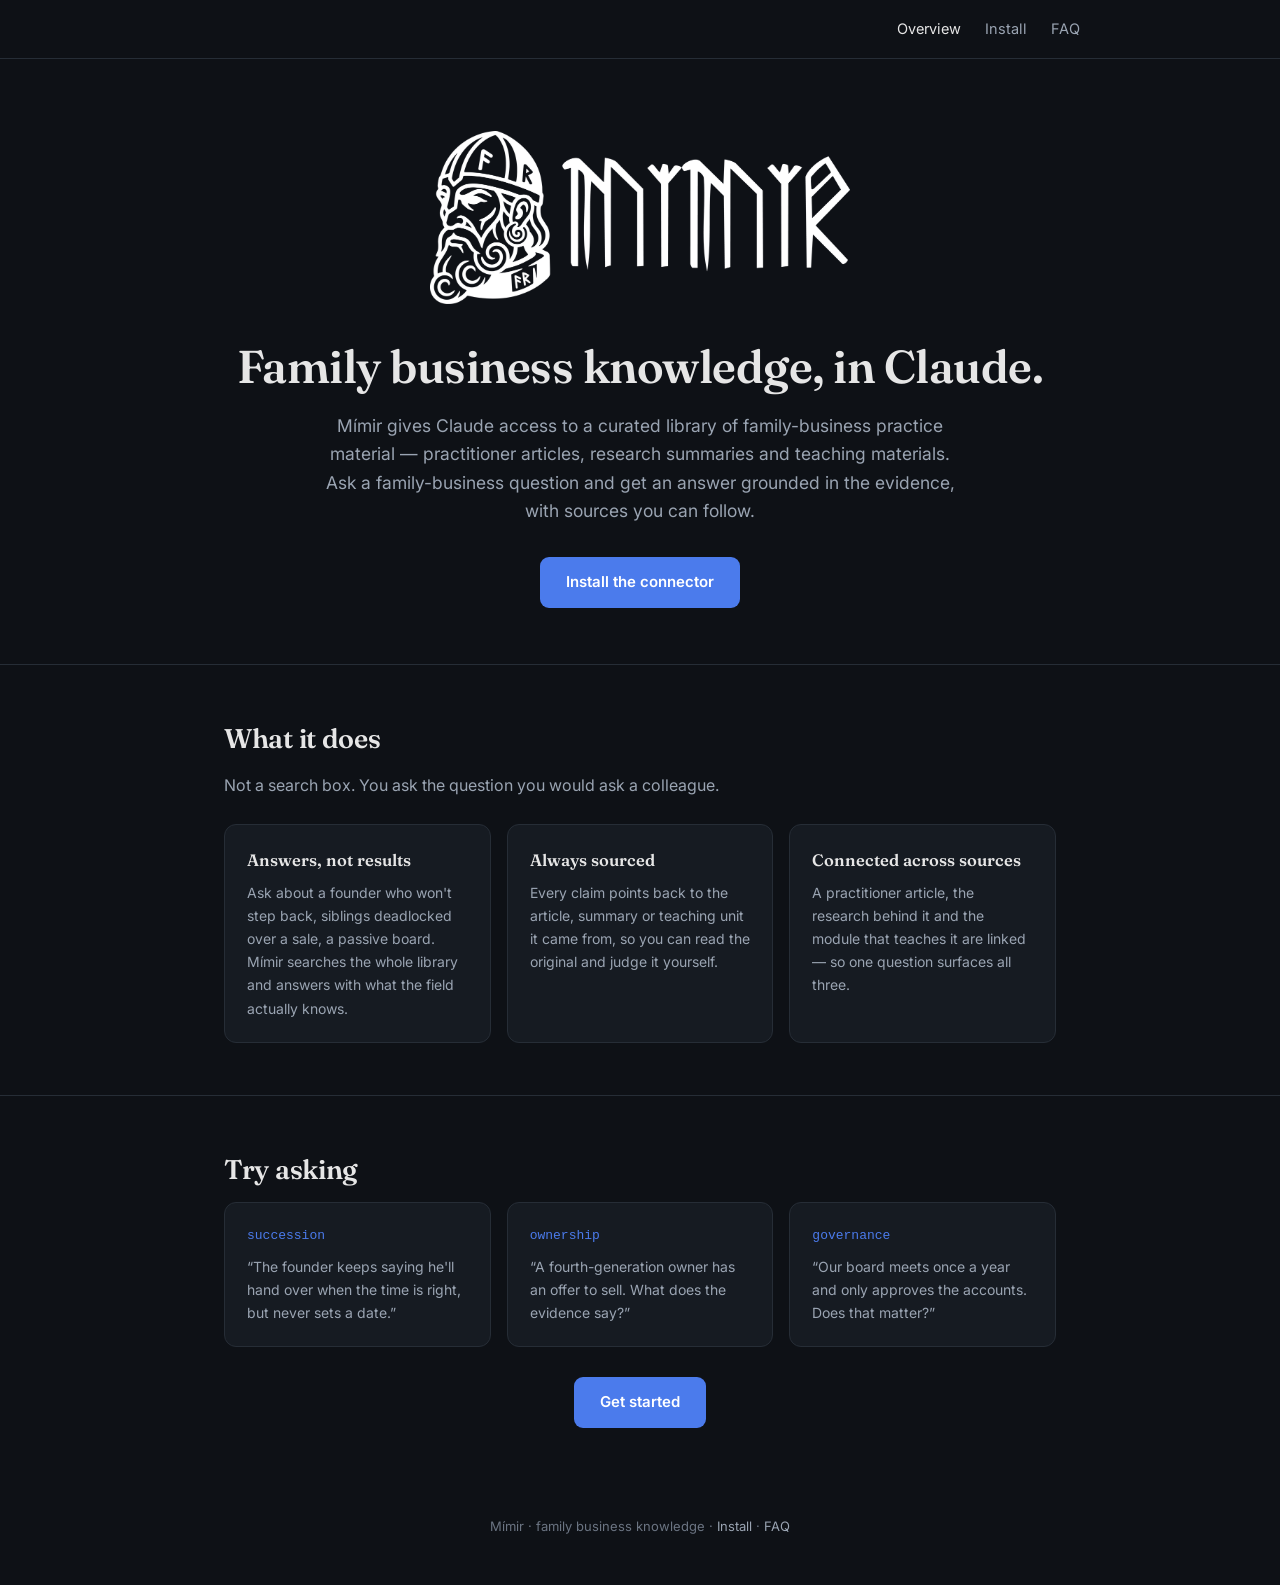
<file: index.html>
<!doctype html><html lang="en"><head>
<meta charset="utf-8"><meta name="viewport" content="width=device-width,initial-scale=1">
<title>Mímir — family business knowledge in Claude</title>
<meta name="description" content="Mímir gives Claude access to a curated library of family-business practice material — practitioner articles, research summaries and teaching materials.">
<link rel="icon" type="image/svg+xml" href="/assets/favicon.svg">
<link rel="icon" href="/assets/favicon.ico" sizes="any">
<link rel="apple-touch-icon" href="/assets/apple-touch-icon.png">
<meta name="theme-color" content="#0e1116">
<meta property="og:title" content="Mímir — family business knowledge in Claude"><meta property="og:description" content="Mímir gives Claude access to a curated library of family-business practice material — practitioner articles, research summaries and teaching materials.">
<meta property="og:image" content="https://mimir.familybusiness.se/assets/og-card.png">
<meta property="og:type" content="website"><meta name="twitter:card" content="summary_large_image">
<link rel="preconnect" href="https://fonts.googleapis.com">
<link rel="preconnect" href="https://fonts.gstatic.com" crossorigin>
<link href="https://fonts.googleapis.com/css2?family=Fraunces:opsz,SOFT,WONK,wght@9..144,0..100,0..1,500;9..144,0..100,0..1,600&family=Inter:wght@400;500;600&display=swap" rel="stylesheet">
<link rel="stylesheet" href="/styles.css?v=2">
</head><body class="home">
<script>
  // Header lockup fades in once the hero lockup has scrolled away.
  addEventListener('scroll', function () {
    document.body.classList.toggle('scrolled', scrollY > 260);
  }, { passive: true });
</script>
<header><div class="wrap bar">
  <a class="brand" href="/"><img src="/assets/lockup-mark-white.png" alt="Mímir"></a>
  <nav>
    <a href="/" class="on">Overview</a>
    <a href="/install.html" class="">Install</a>
    <a href="/faq.html" class="">FAQ</a>
  </nav>
</div></header>
<div class="hero"><div class="wrap">
  <img src="/assets/lockup-white.png" alt="Mímir">
  <h1>Family business knowledge, in Claude.</h1>
  <p>Mímir gives Claude access to a curated library of family-business practice material —
     practitioner articles, research summaries and teaching materials. Ask a family-business
     question and get an answer grounded in the evidence, with sources you can follow.</p>
  <div class="btns">
    <a class="btn" href="/install.html">Install the connector</a>
  </div>
</div></div>

<section><div class="wrap">
  <h2>What it does</h2>
  <p class="sub">Not a search box. You ask the question you would ask a colleague.</p>
  <div class="grid">
    <div class="card"><h3>Answers, not results</h3>
      <p>Ask about a founder who won't step back, siblings deadlocked over a sale, a passive board.
         Mímir searches the whole library and answers with what the field actually knows.</p></div>
    <div class="card"><h3>Always sourced</h3>
      <p>Every claim points back to the article, summary or teaching unit it came from, so you can
         read the original and judge it yourself.</p></div>
    <div class="card"><h3>Connected across sources</h3>
      <p>A practitioner article, the research behind it and the module that teaches it are linked —
         so one question surfaces all three.</p></div>
  </div>
</div></section>


<section><div class="wrap">
  <h2>Try asking</h2>
  <div class="grid">
    <div class="card"><span class="n">succession</span>
      <p>“The founder keeps saying he'll hand over when the time is right, but never sets a date.”</p></div>
    <div class="card"><span class="n">ownership</span>
      <p>“A fourth-generation owner has an offer to sell. What does the evidence say?”</p></div>
    <div class="card"><span class="n">governance</span>
      <p>“Our board meets once a year and only approves the accounts. Does that matter?”</p></div>
  </div>
  <div class="btns" style="margin-top:30px"><a class="btn" href="/install.html">Get started</a></div>
</div></section>
<footer><div class="wrap">
  Mímir · family business knowledge ·
  <a href="/install.html">Install</a> · <a href="/faq.html">FAQ</a>
</div></footer>
</body></html>
</file>
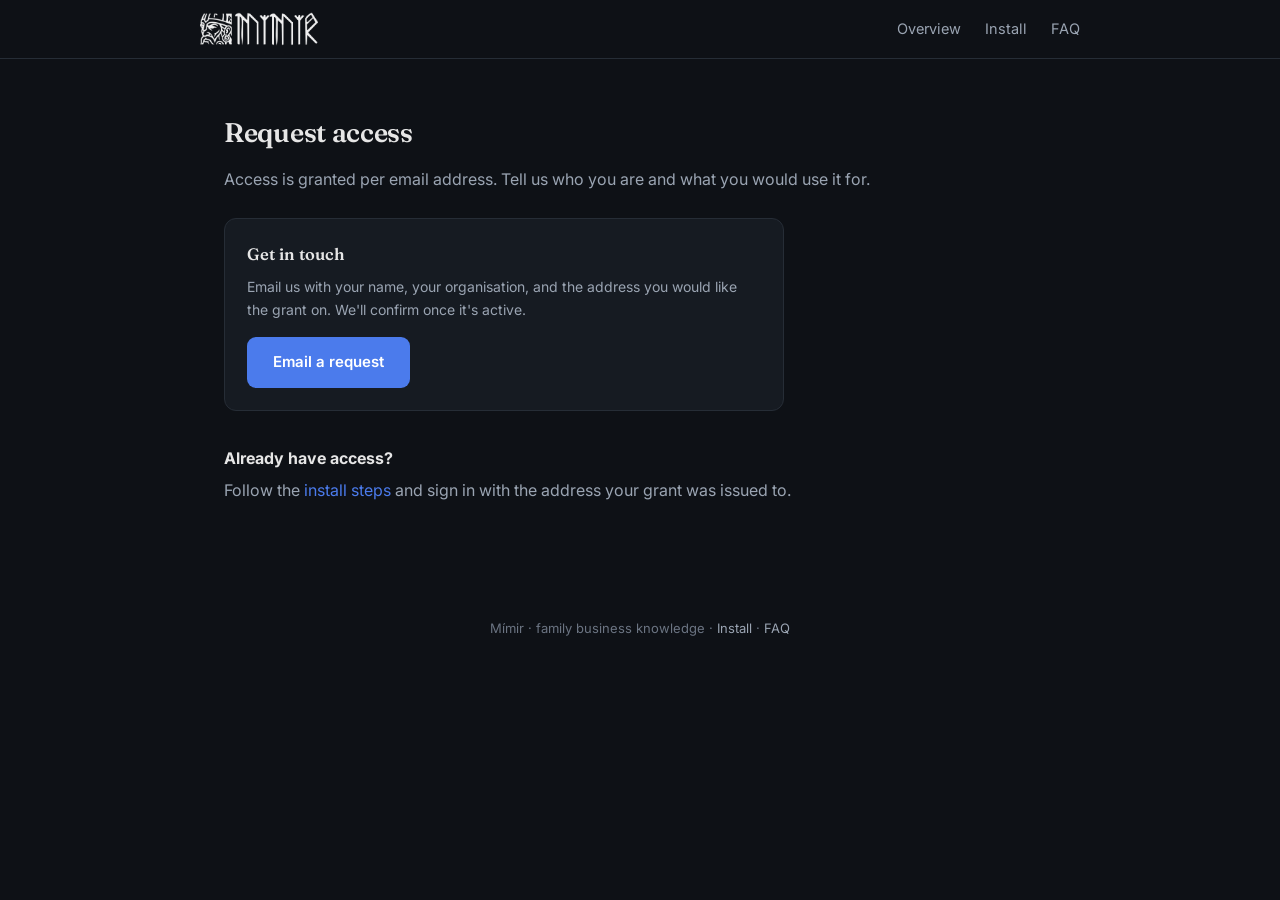
<file: contact.html>
<!doctype html><html lang="en"><head>
<meta charset="utf-8"><meta name="viewport" content="width=device-width,initial-scale=1">
<title>Request access to Mímir</title>
<meta name="description" content="Request an access grant for Mímir.">
<link rel="icon" type="image/svg+xml" href="/assets/favicon.svg">
<link rel="icon" href="/assets/favicon.ico" sizes="any">
<link rel="apple-touch-icon" href="/assets/apple-touch-icon.png">
<meta name="theme-color" content="#0e1116">
<meta property="og:title" content="Request access to Mímir"><meta property="og:description" content="Request an access grant for Mímir.">
<meta property="og:image" content="https://mimir.familybusiness.se/assets/og-card.png">
<meta property="og:type" content="website"><meta name="twitter:card" content="summary_large_image">
<link rel="preconnect" href="https://fonts.googleapis.com">
<link rel="preconnect" href="https://fonts.gstatic.com" crossorigin>
<link href="https://fonts.googleapis.com/css2?family=Fraunces:opsz,SOFT,WONK,wght@9..144,0..100,0..1,500;9..144,0..100,0..1,600&family=Inter:wght@400;500;600&display=swap" rel="stylesheet">
<link rel="stylesheet" href="/styles.css?v=2">
</head><body>
<header><div class="wrap bar">
  <a class="brand" href="/"><img src="/assets/lockup-mark-white.png" alt="Mímir"></a>
  <nav>
    <a href="/" class="">Overview</a>
    <a href="/install.html" class="">Install</a>
    <a href="/faq.html" class="">FAQ</a>
  </nav>
</div></header>
<section><div class="wrap">
  <h2>Request access</h2>
  <p class="sub">Access is granted per email address. Tell us who you are and what you would use it for.</p>

  <div class="card" style="max-width:560px">
    <h3 style="margin-top:0">Get in touch</h3>
    <p style="margin-bottom:16px">Email us with your name, your organisation, and the address you
       would like the grant on. We'll confirm once it's active.</p>
    <a class="btn" href="mailto:mimir@familybusiness.se?subject=Mimir%20access%20request&amp;body=Name%3A%0AOrganisation%3A%0AEmail%20for%20access%3A%0AWhat%20you%20would%20use%20it%20for%3A%0A">
      Email a request</a>
  </div>

  <h3 style="margin-top:34px">Already have access?</h3>
  <p class="sub">Follow the <a href="/install.html">install steps</a> and sign in with the address
     your grant was issued to.</p>
</div></section>
<footer><div class="wrap">
  Mímir · family business knowledge ·
  <a href="/install.html">Install</a> · <a href="/faq.html">FAQ</a>
</div></footer>
</body></html>
</file>
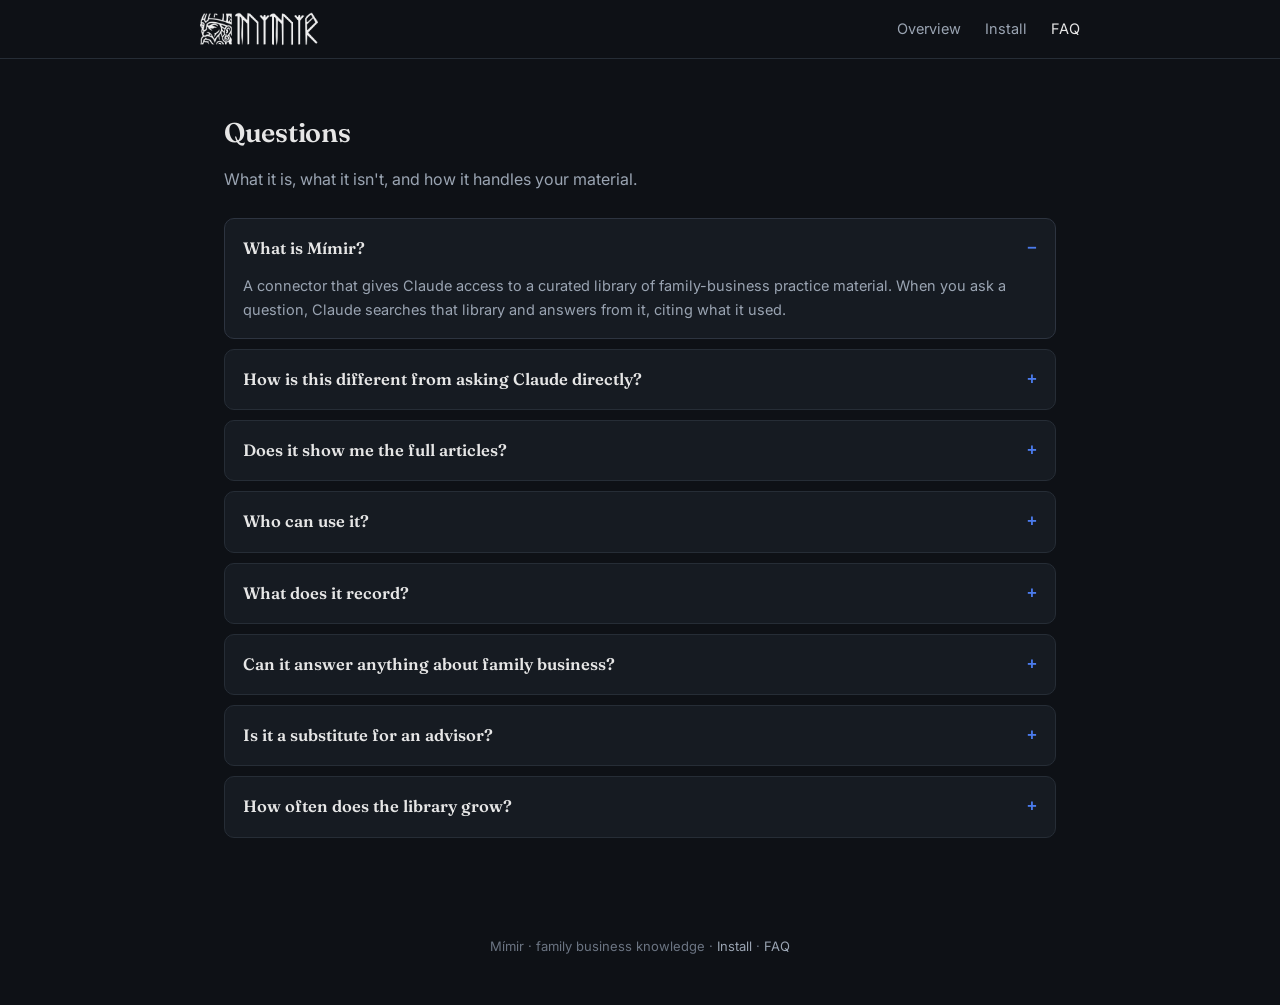
<file: faq.html>
<!doctype html><html lang="en"><head>
<meta charset="utf-8"><meta name="viewport" content="width=device-width,initial-scale=1">
<title>Mímir — FAQ</title>
<meta name="description" content="What Mímir is, what it can and cannot do, and how access works.">
<link rel="icon" type="image/svg+xml" href="/assets/favicon.svg">
<link rel="icon" href="/assets/favicon.ico" sizes="any">
<link rel="apple-touch-icon" href="/assets/apple-touch-icon.png">
<meta name="theme-color" content="#0e1116">
<meta property="og:title" content="Mímir — FAQ"><meta property="og:description" content="What Mímir is, what it can and cannot do, and how access works.">
<meta property="og:image" content="https://mimir.familybusiness.se/assets/og-card.png">
<meta property="og:type" content="website"><meta name="twitter:card" content="summary_large_image">
<link rel="preconnect" href="https://fonts.googleapis.com">
<link rel="preconnect" href="https://fonts.gstatic.com" crossorigin>
<link href="https://fonts.googleapis.com/css2?family=Fraunces:opsz,SOFT,WONK,wght@9..144,0..100,0..1,500;9..144,0..100,0..1,600&family=Inter:wght@400;500;600&display=swap" rel="stylesheet">
<link rel="stylesheet" href="/styles.css?v=2">
</head><body>
<header><div class="wrap bar">
  <a class="brand" href="/"><img src="/assets/lockup-mark-white.png" alt="Mímir"></a>
  <nav>
    <a href="/" class="">Overview</a>
    <a href="/install.html" class="">Install</a>
    <a href="/faq.html" class="on">FAQ</a>
  </nav>
</div></header>
<section><div class="wrap">
  <h2>Questions</h2>
  <p class="sub">What it is, what it isn't, and how it handles your material.</p>

  <details open><summary>What is Mímir?</summary>
    <p>A connector that gives Claude access to a curated library of family-business practice
       material. When you ask a question, Claude searches that library and answers from it,
       citing what it used.</p></details>

  <details><summary>How is this different from asking Claude directly?</summary>
    <p>Claude on its own answers from general training. Mímir answers from a specific, curated
       body of practitioner writing, research summaries and teaching material — and tells you
       which pieces it drew on, so you can check.</p></details>

  <details><summary>Does it show me the full articles?</summary>
    <p>No. Mímir reads the full text so it can reason accurately, but it gives you a synthesis
       and a link to the original on the publisher's own site. The source material stays with
       its publisher.</p></details>

  <details><summary>Who can use it?</summary>
    <p>Access is granted per email address. If you have been invited, sign in with that address.</p></details>

  <details><summary>What does it record?</summary>
    <p>Which tool ran, how many results came back and how long it took — enough to keep the
       service healthy and see what is useful. Not the content of your conversations with Claude.</p></details>

  <details><summary>Can it answer anything about family business?</summary>
    <p>It answers well where the library is strong: succession, ownership, governance, next
       generation, conflict, family offices, and the strategic questions around them. Ask about
       something outside that and it will tell you it found nothing rather than improvise.</p></details>

  <details><summary>Is it a substitute for an advisor?</summary>
    <p>No. It is a way to find what the field knows quickly and with sources. Judgement about a
       particular family stays with the people who know that family.</p></details>

  <details><summary>How often does the library grow?</summary>
    <p>New material is added as it is published. Items become searchable once they have been
       summarised and indexed.</p></details>
</div></section>
<footer><div class="wrap">
  Mímir · family business knowledge ·
  <a href="/install.html">Install</a> · <a href="/faq.html">FAQ</a>
</div></footer>
</body></html>
</file>
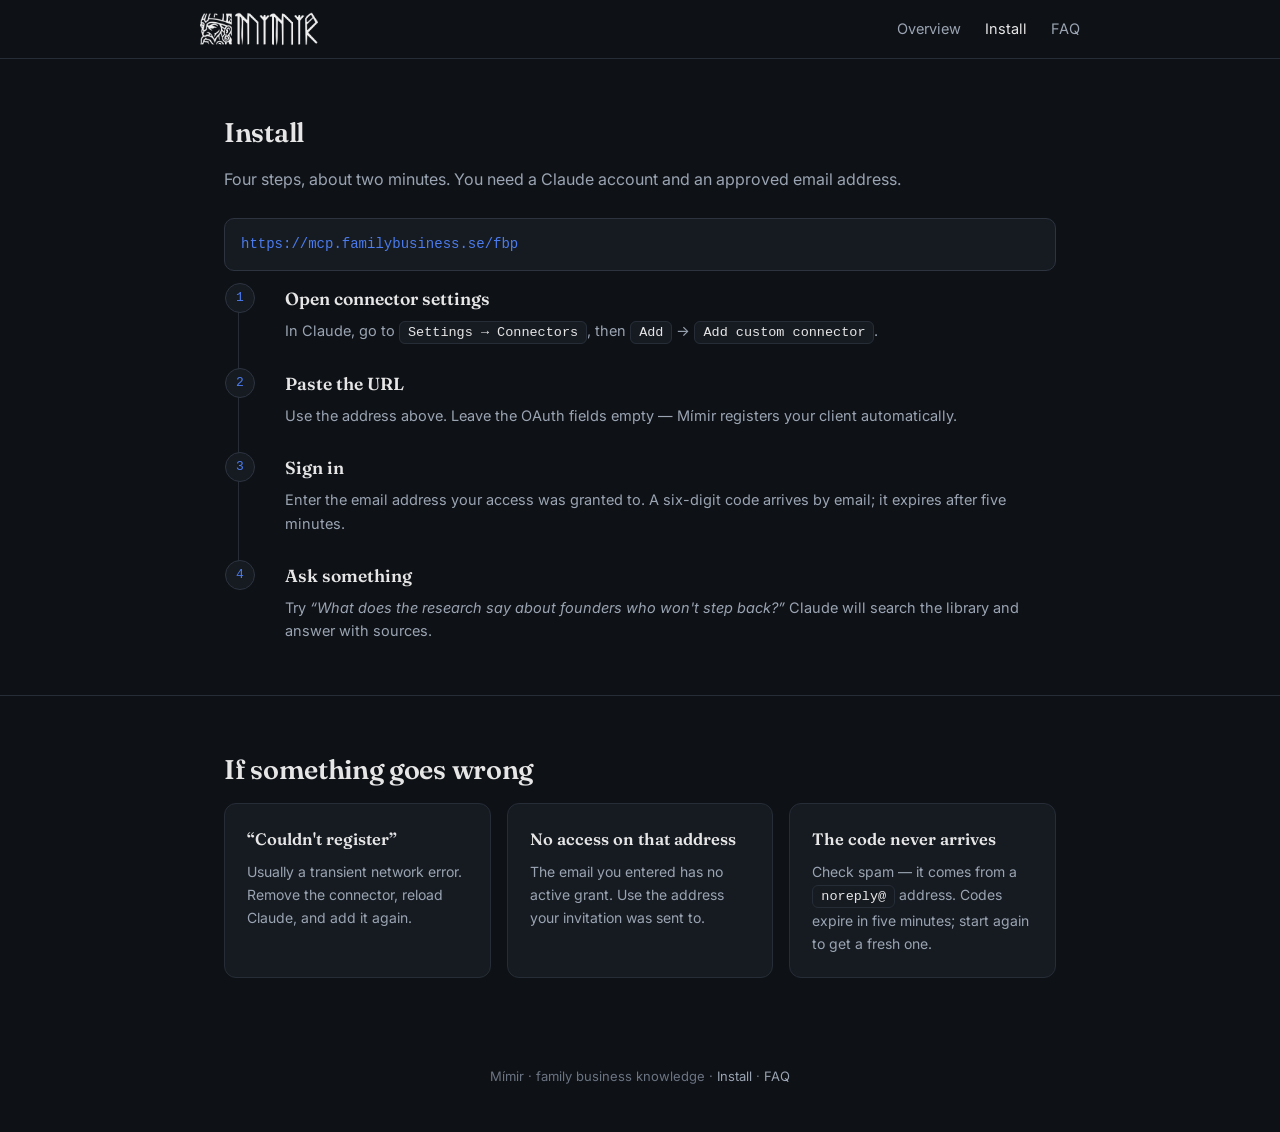
<file: install.html>
<!doctype html><html lang="en"><head>
<meta charset="utf-8"><meta name="viewport" content="width=device-width,initial-scale=1">
<title>Install Mímir</title>
<meta name="description" content="Add Mímir to Claude in four steps.">
<link rel="icon" type="image/svg+xml" href="/assets/favicon.svg">
<link rel="icon" href="/assets/favicon.ico" sizes="any">
<link rel="apple-touch-icon" href="/assets/apple-touch-icon.png">
<meta name="theme-color" content="#0e1116">
<meta property="og:title" content="Install Mímir"><meta property="og:description" content="Add Mímir to Claude in four steps.">
<meta property="og:image" content="https://mimir.familybusiness.se/assets/og-card.png">
<meta property="og:type" content="website"><meta name="twitter:card" content="summary_large_image">
<link rel="preconnect" href="https://fonts.googleapis.com">
<link rel="preconnect" href="https://fonts.gstatic.com" crossorigin>
<link href="https://fonts.googleapis.com/css2?family=Fraunces:opsz,SOFT,WONK,wght@9..144,0..100,0..1,500;9..144,0..100,0..1,600&family=Inter:wght@400;500;600&display=swap" rel="stylesheet">
<link rel="stylesheet" href="/styles.css?v=2">
</head><body>
<header><div class="wrap bar">
  <a class="brand" href="/"><img src="/assets/lockup-mark-white.png" alt="Mímir"></a>
  <nav>
    <a href="/" class="">Overview</a>
    <a href="/install.html" class="on">Install</a>
    <a href="/faq.html" class="">FAQ</a>
  </nav>
</div></header>
<section><div class="wrap">
  <h2>Install</h2>
  <p class="sub">Four steps, about two minutes. You need a Claude account and an approved email address.</p>

  <div class="urlbox"><strong>https://mcp.familybusiness.se/fbp</strong></div>

  <ol class="steps">
    <li><h3>Open connector settings</h3>
      <p>In Claude, go to <code>Settings → Connectors</code>, then <code>Add</code> →
         <code>Add custom connector</code>.</p></li>
    <li><h3>Paste the URL</h3>
      <p>Use the address above. Leave the OAuth fields empty — Mímir registers your client
         automatically.</p></li>
    <li><h3>Sign in</h3>
      <p>Enter the email address your access was granted to. A six-digit code arrives by email;
         it expires after five minutes.</p></li>
    <li><h3>Ask something</h3>
      <p>Try <em>“What does the research say about founders who won't step back?”</em>
         Claude will search the library and answer with sources.</p></li>
  </ol>
</div></section>

<section><div class="wrap">
  <h2>If something goes wrong</h2>
  <div class="grid">
    <div class="card"><h3>“Couldn't register”</h3>
      <p>Usually a transient network error. Remove the connector, reload Claude, and add it again.</p></div>
    <div class="card"><h3>No access on that address</h3>
      <p>The email you entered has no active grant. Use the address your invitation was sent to.</p></div>
    <div class="card"><h3>The code never arrives</h3>
      <p>Check spam — it comes from a <code>noreply@</code> address. Codes expire in five minutes;
         start again to get a fresh one.</p></div>
  </div>
</div></section>
<footer><div class="wrap">
  Mímir · family business knowledge ·
  <a href="/install.html">Install</a> · <a href="/faq.html">FAQ</a>
</div></footer>
</body></html>
</file>
<file: styles.css>
/* Mímir — landing site. Dark profile matching the connector sign-in card. */
:root{
  --bg:#0e1116; --card:#161b22; --line:#262d36; --line2:#2d3440;
  --text:#e6e6e6; --muted:#9aa4b2; --dim:#6b7482;
  --accent:#4b7bec; --accent-dim:#3d6ad6;
  --mono:ui-monospace,SFMono-Regular,Menlo,Consolas,monospace;
  --display:"Fraunces","Iowan Old Style","Palatino Linotype",Palatino,Georgia,serif;
  --body:"Inter",-apple-system,BlinkMacSystemFont,"Segoe UI",Roboto,Helvetica,Arial,sans-serif;
  color-scheme:dark;
}
*{box-sizing:border-box}
body{margin:0;background:var(--bg);color:var(--text);
  font:16px/1.65 var(--body);
  -webkit-font-smoothing:antialiased;text-rendering:optimizeLegibility}
a{color:var(--accent);text-decoration:none}
a:hover{text-decoration:underline}
.wrap{max-width:880px;margin:0 auto;padding:0 24px}

/* header */
header{border-bottom:1px solid var(--line);position:sticky;top:0;background:var(--bg);z-index:10}
.bar{display:flex;align-items:center;justify-content:space-between;padding:12px 0;gap:24px}
.brand{display:flex;align-items:center;flex-shrink:0}
.brand img{height:34px;width:auto;display:block;opacity:.95;transition:opacity .15s}
.brand:hover img{opacity:1}
nav{display:flex;gap:24px;font-size:14.5px}
nav a{color:var(--muted)}
nav a.on{color:var(--text)}

/* hero */
.hero{text-align:center;padding:72px 0 56px;border-bottom:1px solid var(--line)}
.hero img{width:min(420px,78%);height:auto;margin-bottom:30px}
.hero h1{font-family:var(--display);font-weight:600;font-size:clamp(30px,5vw,46px);line-height:1.15;
  margin:0 0 18px;letter-spacing:-.5px}
.hero p{color:var(--muted);font-size:17.5px;line-height:1.62;max-width:640px;margin:0 auto 32px}

/* buttons */
.btn{display:inline-block;background:var(--accent);color:#fff;padding:13px 26px;border-radius:9px;
  font-weight:600;font-size:15px}
.btn:hover{background:var(--accent-dim);text-decoration:none}
.btn.ghost{background:transparent;border:1px solid var(--line2);color:var(--text)}
.btn.ghost:hover{border-color:var(--accent)}
.btns{display:flex;gap:12px;justify-content:center;flex-wrap:wrap}

/* sections */
section{padding:52px 0;border-bottom:1px solid var(--line)}
section:last-of-type{border-bottom:0}
h2{font-family:var(--display);font-weight:600;font-size:27px;margin:0 0 10px;letter-spacing:-.3px}
h3{font-size:16px;margin:26px 0 6px}
.sub{color:var(--muted);margin:0 0 26px}
.grid{display:grid;grid-template-columns:repeat(auto-fit,minmax(230px,1fr));gap:16px}
.card{background:var(--card);border:1px solid var(--line);border-radius:12px;padding:22px}
.card h3{font-family:var(--display);font-weight:600;margin:0 0 7px;font-size:16.5px}
.card p{margin:0;color:var(--muted);font-size:14px}
.card .n{color:var(--accent);font-family:var(--mono);font-size:13px;display:block;margin-bottom:8px}

/* steps */
ol.steps{list-style:none;counter-reset:s;padding:0;margin:0}
ol.steps li{counter-increment:s;position:relative;padding:0 0 26px 46px;border-left:1px solid var(--line);
  margin-left:14px}
ol.steps li:last-child{border-left-color:transparent;padding-bottom:0}
ol.steps li::before{content:counter(s);position:absolute;left:-14px;top:-2px;width:28px;height:28px;
  background:var(--card);border:1px solid var(--line2);border-radius:50%;color:var(--accent);
  font-family:var(--mono);font-size:13px;display:flex;align-items:center;justify-content:center}
ol.steps h3{font-family:var(--display);font-weight:600;margin:0 0 5px;font-size:17.5px}
ol.steps p{margin:0;color:var(--muted);font-size:14.5px}

code,.url{font-family:var(--mono);background:var(--card);border:1px solid var(--line);
  border-radius:6px;padding:3px 8px;font-size:13.5px;color:var(--text)}
.urlbox{display:flex;align-items:center;gap:10px;background:var(--card);border:1px solid var(--line2);
  border-radius:10px;padding:14px 16px;margin:14px 0;font-family:var(--mono);font-size:14px;
  overflow-x:auto}
.urlbox strong{color:var(--accent);font-weight:500}

/* faq */
details{background:var(--card);border:1px solid var(--line);border-radius:10px;padding:16px 18px;
  margin-bottom:10px}
details[open]{border-color:var(--line2)}
summary{font-family:var(--display);cursor:pointer;font-weight:600;font-size:16.5px;list-style:none}
summary::-webkit-details-marker{display:none}
summary::after{content:"+";float:right;color:var(--accent);font-family:var(--mono)}
details[open] summary::after{content:"−"}
details p{color:var(--muted);font-size:14.5px;margin:12px 0 0}

table{width:100%;border-collapse:collapse;font-size:14.5px;margin-top:8px}
th,td{text-align:left;padding:10px 12px;border-bottom:1px solid var(--line)}
th{color:var(--dim);font-weight:600;font-size:13px;text-transform:uppercase;letter-spacing:.6px}
td.num{font-family:var(--mono);color:var(--muted);text-align:right}

footer{padding:36px 0 48px;color:var(--dim);font-size:13px;text-align:center}
footer a{color:var(--muted)}
@media(max-width:600px){
  nav{gap:14px;font-size:13px}
  .hero{padding:48px 0 40px}
  section{padding:40px 0}
}

/* The hero carries the lockup at full size, so the header mark is redundant on
   the landing page until you scroll. Fade it in rather than doubling up. */
body.home .brand img{opacity:0;transition:opacity .25s}
body.home.scrolled .brand img{opacity:.95}

@media(max-width:640px){
  .bar{gap:14px}
  .brand img{height:26px}
  nav{gap:15px;font-size:13.5px}
}
@media(max-width:420px){
  .brand img{height:23px}
  nav{gap:12px;font-size:13px}
}
</file>
